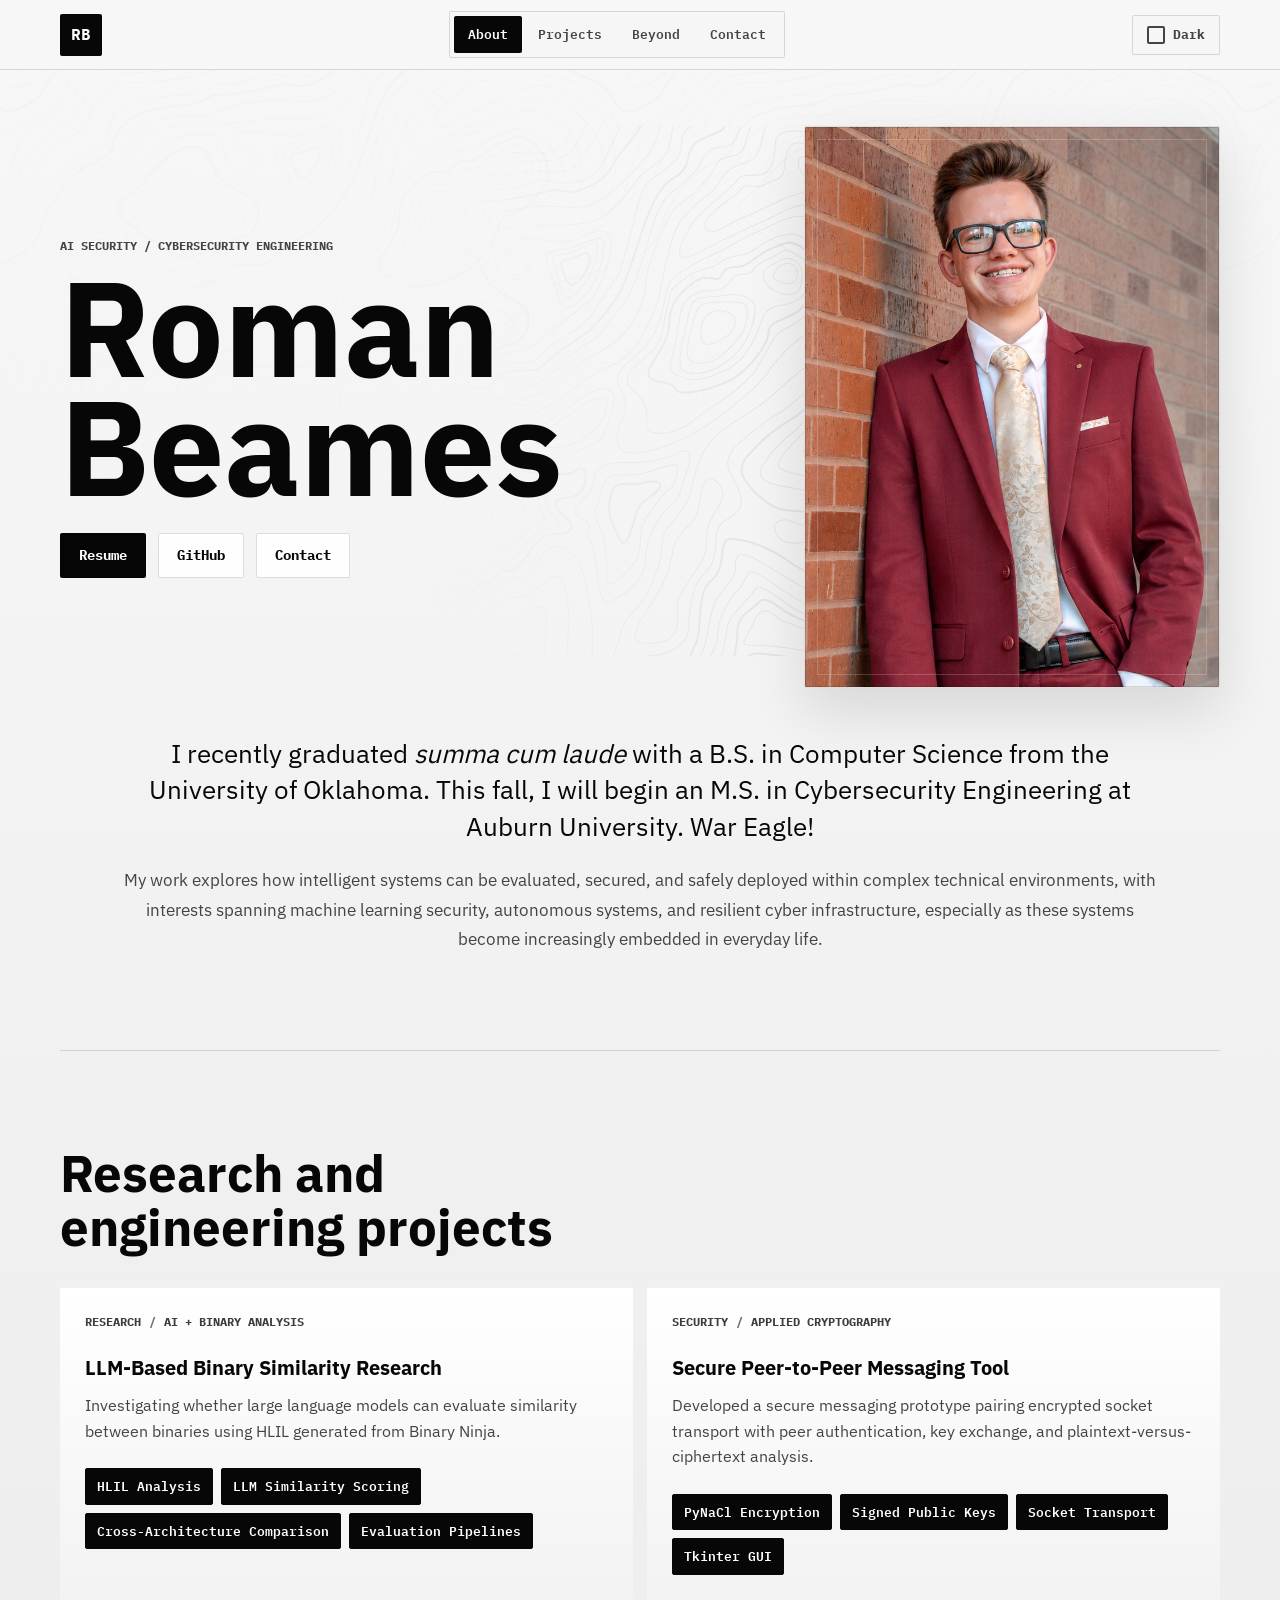
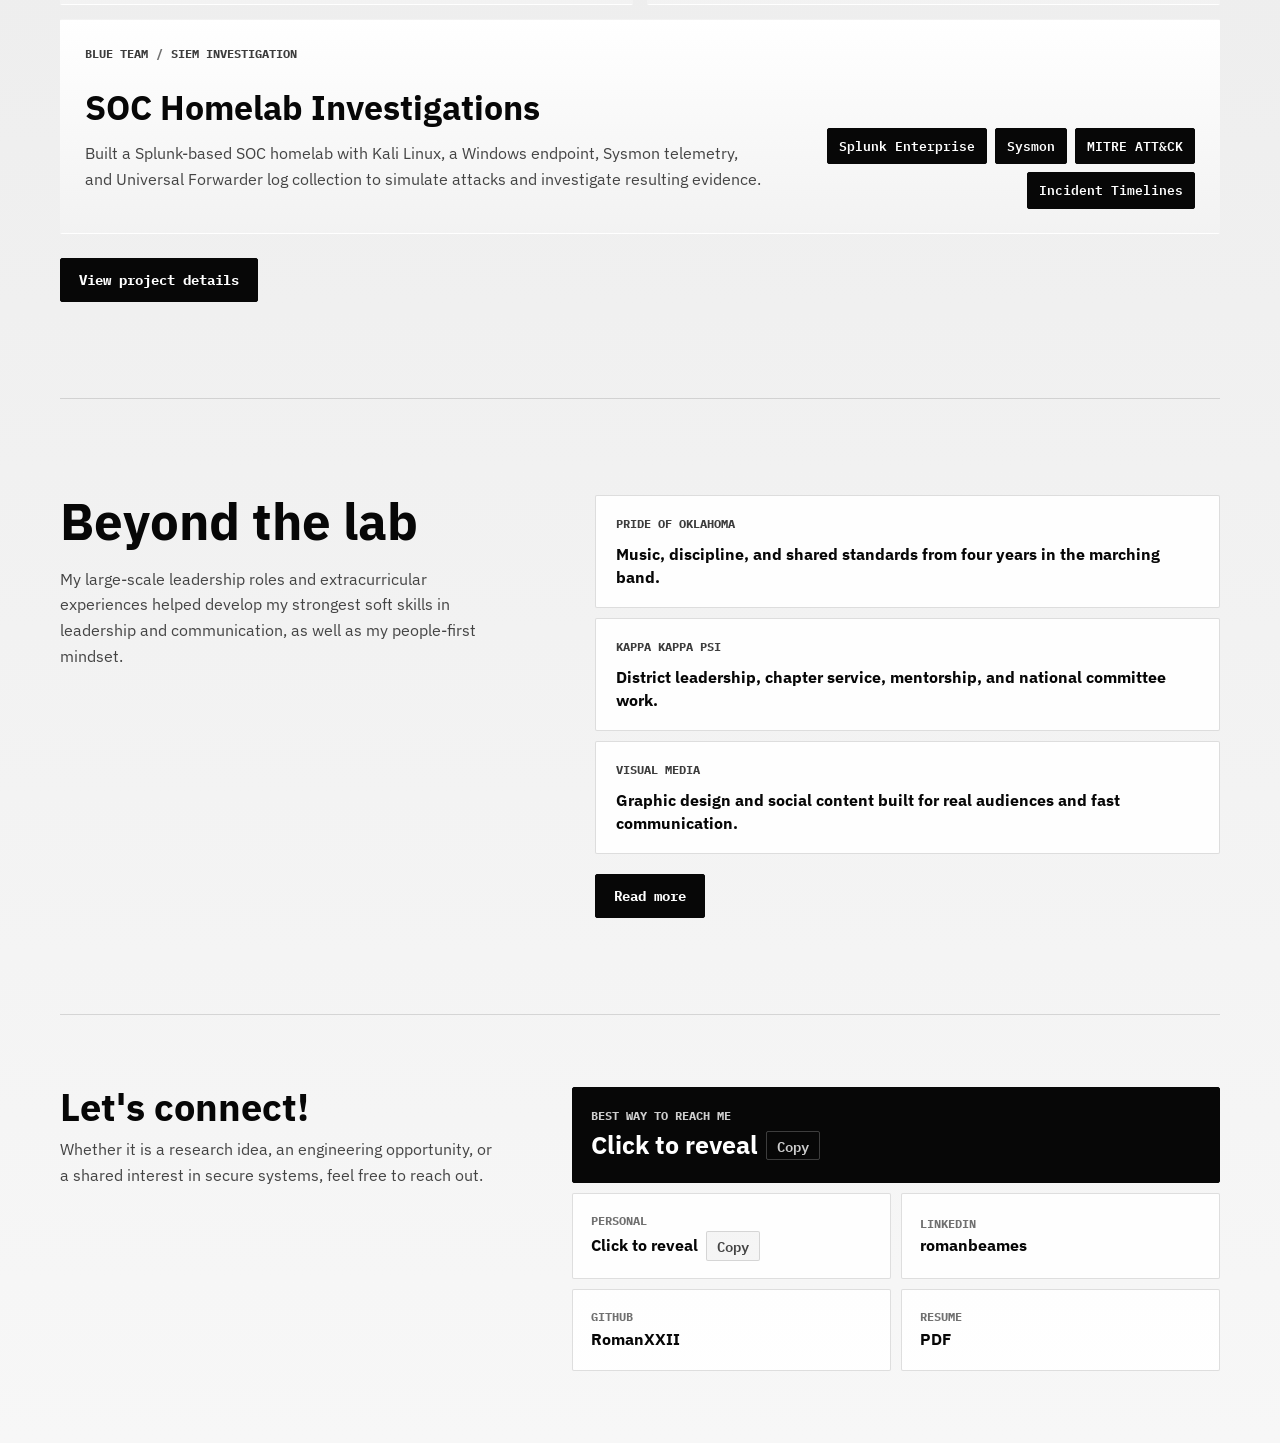
<file: index.html>
<!DOCTYPE html>
<html lang="en">
<head>
  <meta charset="UTF-8" />
  <meta name="viewport" content="width=device-width, initial-scale=1.0" />
  <meta
    name="description"
    content="Roman Beames is an AI and cybersecurity research engineer focused on AI security and autonomous systems."
  />
  <meta name="referrer" content="strict-origin-when-cross-origin" />
  <meta
    http-equiv="Content-Security-Policy"
    content="default-src 'self'; base-uri 'self'; object-src 'none'; script-src 'self'; style-src 'self'; font-src 'self'; img-src 'self'; connect-src 'self'; form-action 'self'; upgrade-insecure-requests"
  />
  <title>Roman Beames</title>
  <script src="assets/js/theme-init.js"></script>
  <link rel="stylesheet" href="assets/css/style.css" />
  <script src="assets/js/script.js" defer></script>
</head>
<body>
  <a class="skip-link" href="#main">Skip to content</a>
  <header class="site-header">
    <a class="brand" href="index.html" aria-label="Roman Beames home">RB</a>
    <nav class="site-nav" aria-label="Primary navigation">
      <a href="#about" aria-current="page">About</a>
      <a href="pages/projects.html">Projects</a>
      <a href="pages/beyond.html">Beyond</a>
      <a href="pages/contact.html">Contact</a>
    </nav>
    <button class="theme-toggle" type="button" aria-label="Switch to light mode" aria-pressed="false">
      <span class="theme-toggle-icon" aria-hidden="true"></span>
      <span class="theme-toggle-text">Light</span>
    </button>
  </header>

  <main id="main">
    <section class="hero section-wrap">
      <div class="hero-copy">
        <p class="eyebrow">AI Security / Cybersecurity Engineering</p>
        <h1>Roman Beames</h1>
        <div class="hero-actions" aria-label="Primary links">
          <a class="button primary" href="assets/docs/resume.pdf" target="_blank" rel="noopener noreferrer">Resume</a>
          <a class="button secondary" href="https://github.com/RomanXXII" target="_blank" rel="noopener noreferrer">GitHub</a>
          <a class="button secondary" href="pages/contact.html">Contact</a>
        </div>
      </div>

      <figure class="hero-visual">
        <img
          src="assets/images/hero/RBselfportrait.jpg"
          alt="Portrait of Roman Beames"
          width="1023"
          height="1537"
          decoding="async"
          fetchpriority="high"
        />
      </figure>
    </section>

    <section class="section-wrap about-section" id="about">
      <div class="about-content">
        <div class="about-copy">
          <p class="about-lead">
            I recently graduated <i>summa cum laude</i> with a B.S. in Computer Science from the University of
            Oklahoma. This fall, I will begin an M.S. in Cybersecurity Engineering at Auburn University. War Eagle!
          </p>
          <p>
            My work explores how intelligent systems can be evaluated, secured, and safely deployed within complex technical
            environments, with interests spanning machine learning security, autonomous systems, and resilient cyber infrastructure,
            especially as these systems become increasingly embedded in everyday life.
          </p>
        </div>
      </div>
    </section>

    <section class="section-wrap" id="projects">
      <div class="section-heading">
        <h2>Research and engineering projects</h2>
      </div>

      <div class="project-grid">
        <article class="project-card">
          <div class="project-meta">
            <span>Research</span>
            <span>AI + Binary Analysis</span>
          </div>
          <h3>LLM-Based Binary Similarity Research</h3>
          <p>
            Investigating whether large language models can evaluate similarity between binaries
            using HLIL generated from Binary Ninja.
          </p>
          <ul class="tag-list" aria-label="Project focus areas">
            <li>HLIL Analysis</li>
            <li>LLM Similarity Scoring</li>
            <li>Cross-Architecture Comparison</li>
            <li>Evaluation Pipelines</li>
          </ul>
        </article>

        <article class="project-card">
          <div class="project-meta">
            <span>Security</span>
            <span>Applied Cryptography</span>
          </div>
          <h3>Secure Peer-to-Peer Messaging Tool</h3>
          <p>
            Developed a secure messaging prototype pairing encrypted socket transport
            with peer authentication, key exchange, and plaintext-versus-ciphertext analysis.
          </p>
          <ul class="tag-list" aria-label="Project focus areas">
            <li>PyNaCl Encryption</li>
            <li>Signed Public Keys</li>
            <li>Socket Transport</li>
            <li>Tkinter GUI</li>
          </ul>
        </article>

        <article class="project-card project-card-featured">
          <div class="project-card-main">
            <div class="project-meta">
              <span>Blue Team</span>
              <span>SIEM Investigation</span>
            </div>
            <h3>SOC Homelab Investigations</h3>
            <p>
              Built a Splunk-based SOC homelab with Kali Linux, a Windows endpoint, Sysmon telemetry,
              and Universal Forwarder log collection to simulate attacks and investigate resulting evidence.
            </p>
          </div>
          <div class="project-card-support">
            <ul class="tag-list" aria-label="Project focus areas">
              <li>Splunk Enterprise</li>
              <li>Sysmon</li>
              <li>MITRE ATT&CK</li>
              <li>Incident Timelines</li>
            </ul>
          </div>
        </article>
      </div>
      <div class="section-action">
        <a class="button secondary" href="pages/projects.html">View project details</a>
      </div>
    </section>

    <section class="section-wrap beyond-section" id="beyond">
      <div class="beyond-heading">
        <h2>Beyond the lab</h2>
        <p>
          My large-scale leadership roles and extracurricular experiences helped develop my strongest soft skills in leadership and communication, as well as my people-first mindset.
        </p>
      </div>
      <div class="beyond-pathways">
        <a class="beyond-card" href="pages/beyond.html#pride">
          <span>Pride of Oklahoma</span>
          <strong>Music, discipline, and shared standards from four years in the marching band.</strong>
        </a>
        <a class="beyond-card" href="pages/beyond.html#kkpsi">
          <span>Kappa Kappa Psi</span>
          <strong>District leadership, chapter service, mentorship, and national committee work.</strong>
        </a>
        <a class="beyond-card" href="pages/beyond.html#visual-media">
          <span>Visual Media</span>
          <strong>Graphic design and social content built for real audiences and fast communication.</strong>
        </a>
        <a class="button secondary" href="pages/beyond.html">Read more</a>
      </div>
    </section>
  </main>

  <footer class="site-footer section-wrap" id="contact">
    <div class="contact-copy">
      <h2>Let's connect!</h2>
      <p>
        Whether it is a research idea, an engineering opportunity, or a shared
        interest in secure systems, feel free to reach out.
      </p>
    </div>
    <div class="contact-panel" aria-label="Contact links">
      <a class="primary-contact email-reveal-link" href="#" data-email-key="primary">
        <span>Best way to reach me</span>
        <strong>
          <span class="email-reveal-text">Click to reveal</span>
          <span class="email-copy-control" role="button" tabindex="0" aria-label="Copy best way to reach me email">Copy</span>
        </strong>
      </a>
      <a class="email-reveal-link" href="#" data-email-key="personal">
        <span>Personal</span>
        <strong>
          <span class="email-reveal-text">Click to reveal</span>
          <span class="email-copy-control" role="button" tabindex="0" aria-label="Copy personal email">Copy</span>
        </strong>
      </a>
      <a href="https://www.linkedin.com/in/romanbeames" target="_blank" rel="noopener noreferrer">
        <span>LinkedIn</span>
        <strong>romanbeames</strong>
      </a>
      <a href="https://github.com/RomanXXII" target="_blank" rel="noopener noreferrer">
        <span>GitHub</span>
        <strong>RomanXXII</strong>
      </a>
      <a href="assets/docs/resume.pdf" target="_blank" rel="noopener noreferrer">
        <span>Resume</span>
        <strong>PDF</strong>
      </a>
    </div>
  </footer>
</body>
</html>
</file>
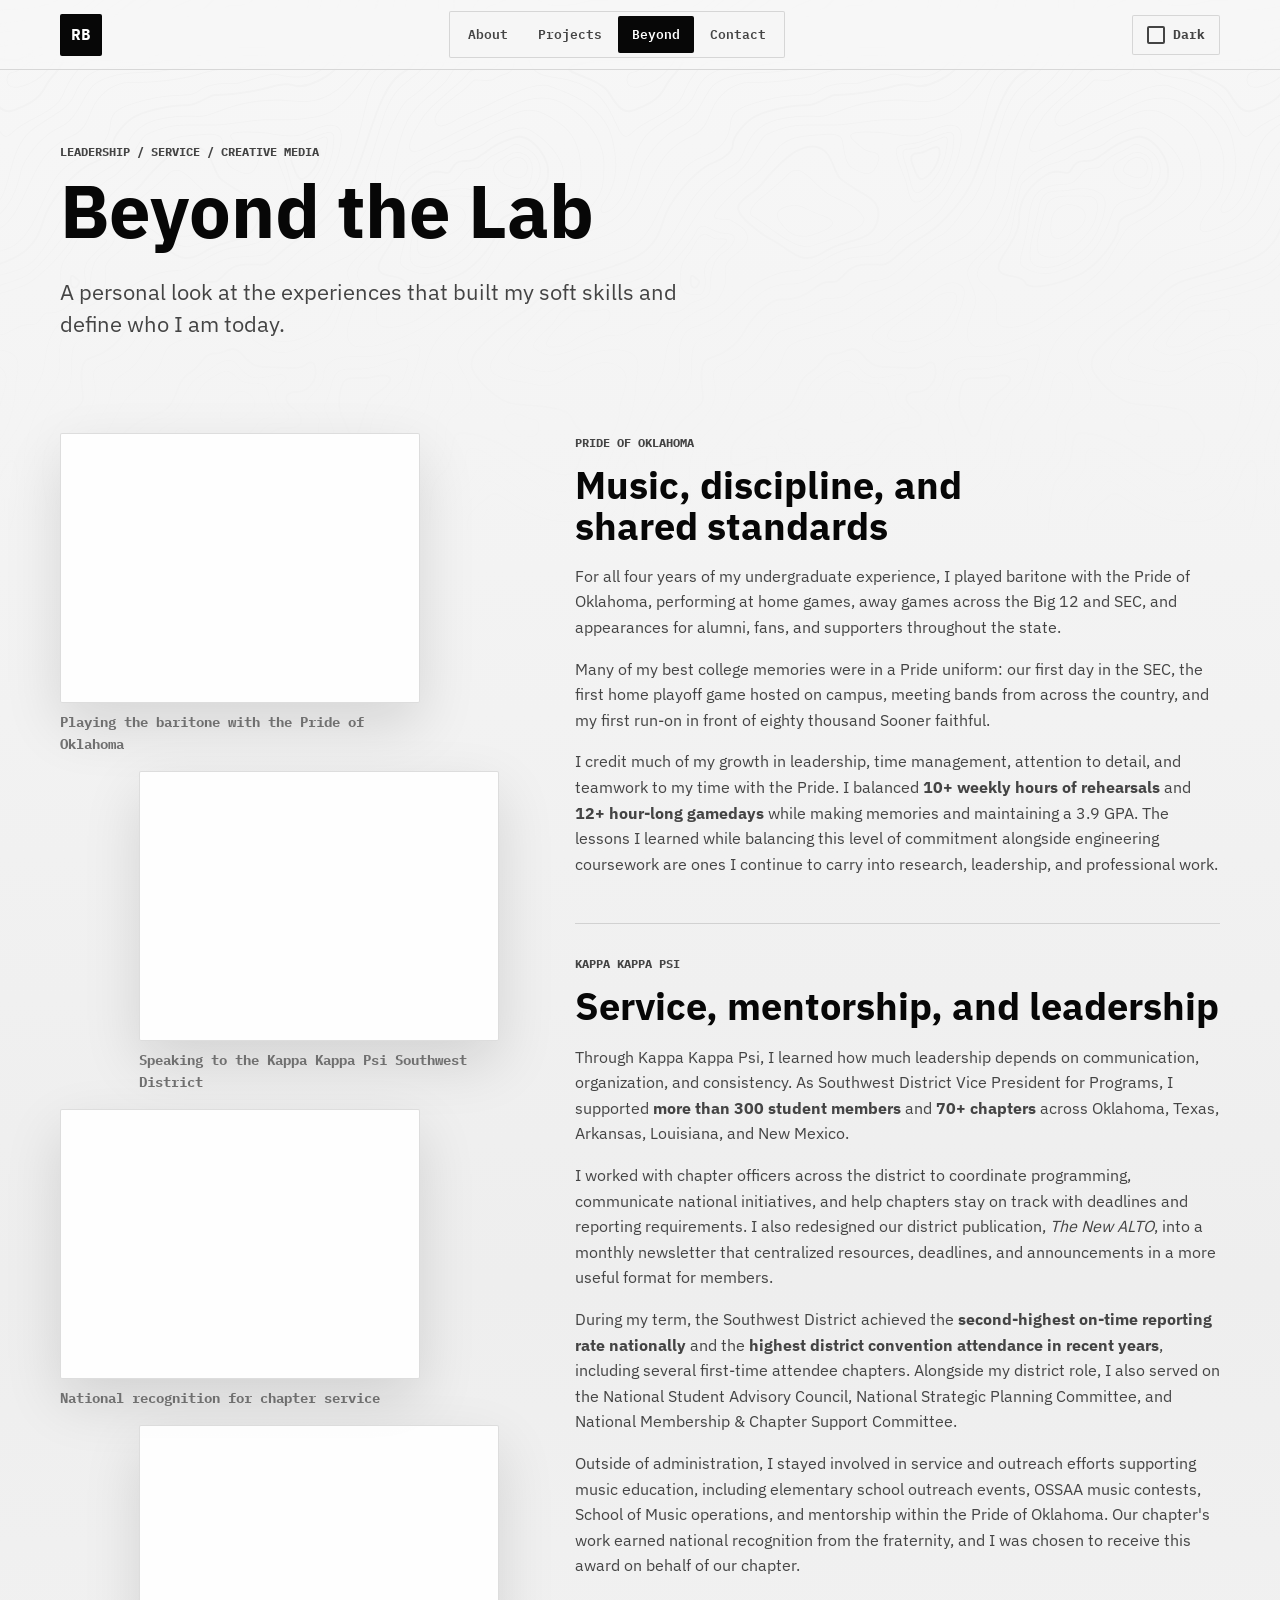
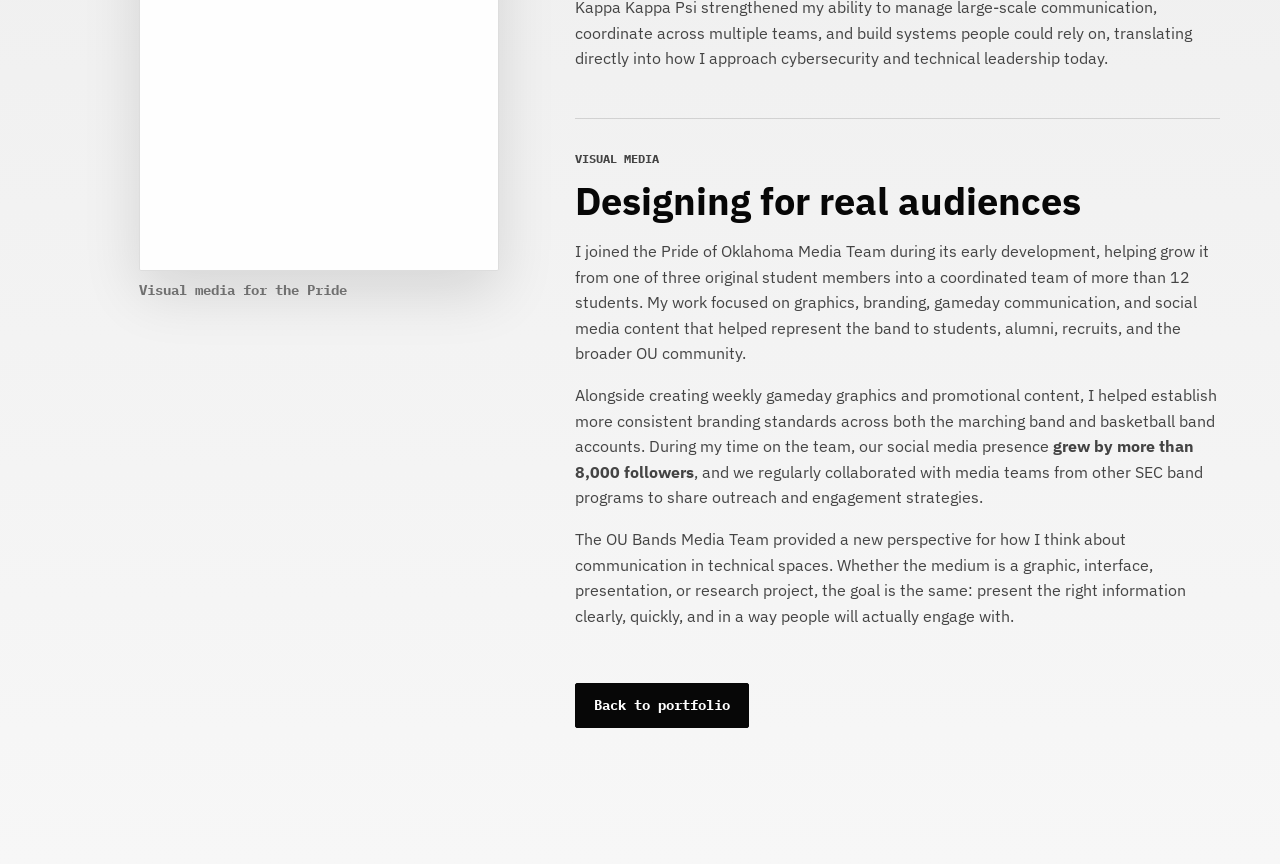
<file: pages/beyond.html>
<!DOCTYPE html>
<html lang="en">
<head>
  <meta charset="UTF-8" />
  <meta name="viewport" content="width=device-width, initial-scale=1.0" />
  <meta
    name="description"
    content="A personal side of Roman Beames: leadership, service, music, and creative media work beyond technical research."
  />
  <meta name="referrer" content="strict-origin-when-cross-origin" />
  <meta
    http-equiv="Content-Security-Policy"
    content="default-src 'self'; base-uri 'self'; object-src 'none'; script-src 'self'; style-src 'self'; font-src 'self'; img-src 'self'; connect-src 'self'; form-action 'self'; upgrade-insecure-requests"
  />
  <title>Beyond the Lab | Roman Beames</title>
  <script src="../assets/js/theme-init.js"></script>
  <link rel="stylesheet" href="../assets/css/style.css" />
  <script src="../assets/js/script.js" defer></script>
</head>
<body>
  <a class="skip-link" href="#main">Skip to content</a>
  <header class="site-header">
    <a class="brand" href="../index.html" aria-label="Roman Beames home">RB</a>
    <nav class="site-nav" aria-label="Primary navigation">
      <a href="../index.html">About</a>
      <a href="projects.html">Projects</a>
      <a href="beyond.html" aria-current="page">Beyond</a>
      <a href="contact.html">Contact</a>
    </nav>
    <button class="theme-toggle" type="button" aria-label="Switch to light mode" aria-pressed="false">
      <span class="theme-toggle-icon" aria-hidden="true"></span>
      <span class="theme-toggle-text">Light</span>
    </button>
  </header>

  <main class="detail-page" id="main">
    <section class="section-wrap page-hero">
      <p class="eyebrow">Leadership / Service / Creative Media</p>
      <h1>Beyond the Lab</h1>
      <p class="lead">
        A personal look at the experiences that built my soft skills and define who I am today.
      </p>
    </section>

    <section class="section-wrap story-layout" aria-label="Beyond the lab story">
      <aside class="photo-stack" aria-label="Photo highlights">
        <figure class="stack-photo">
          <img src="../assets/images/beyond/pride.jpg" alt="Roman Beames playing baritone with the Pride of Oklahoma"
            width="799" height="533" loading="lazy" decoding="async" />
          <figcaption>Playing the baritone with the Pride of Oklahoma</figcaption>
        </figure>

        <figure class="stack-photo">
          <img src="../assets/images/beyond/district_speech.jpg"
            alt="Roman Beames giving a speech to the Kappa Kappa Psi district" width="3240" height="2160" loading="lazy"
            decoding="async" />
          <figcaption>Speaking to the Kappa Kappa Psi Southwest District</figcaption>
        </figure>

        <figure class="stack-photo">
          <img src="../assets/images/beyond/award.jpg"
            alt="Roman Beames receiving a national convention award on behalf of his Kappa Kappa Psi chapter"
            width="3240" height="2160" loading="lazy" decoding="async" />
          <figcaption>National recognition for chapter service</figcaption>
        </figure>

        <figure class="stack-photo graphic-photo">
          <img src="../assets/images/beyond/example_graphic.jpg"
            alt="Example Pride of Oklahoma graphic designed by Roman Beames" width="1173" height="1454" loading="lazy"
            decoding="async" />
          <figcaption>Visual media for the Pride</figcaption>
        </figure>
      </aside>

      <div class="story-content">
        <article class="story-block" id="pride">
          <p class="section-kicker">Pride of Oklahoma</p>
          <h2>Music, discipline, and shared standards</h2>
          <p>
            For all four years of my undergraduate experience, I played baritone with the Pride of Oklahoma,
            performing at home games, away games across the Big 12 and SEC, and appearances for alumni,
            fans, and supporters throughout the state.
          </p>

          <p>
            Many of my best college memories were in a Pride uniform: our first day in the SEC,
            the first home playoff game hosted on campus, meeting bands from across the country,
            and my first run-on in front of eighty thousand Sooner faithful.
          </p>

          <p>
            I credit much of my growth in leadership, time management, attention to detail,
            and teamwork to my time with the Pride. I balanced <b>10+ weekly hours of rehearsals</b> and <b>12+
              hour-long gamedays</b> while making memories and maintaining a 3.9 GPA.
            The lessons I learned while balancing this level of commitment alongside engineering
            coursework are ones I continue to carry into research, leadership, and professional work.
          </p>
        </article>

        <article class="story-block" id="kkpsi">
          <p class="section-kicker">Kappa Kappa Psi</p>
          <h2>Service, mentorship, and leadership</h2>
          <p>
            Through Kappa Kappa Psi, I learned how much leadership depends on communication, organization, and
            consistency. As Southwest District Vice President for Programs, I supported <b>more than 300 student members</b>
            and <b>70+ chapters</b> across Oklahoma, Texas, Arkansas, Louisiana, and New Mexico.
          </p>

          <p>
            I worked with chapter officers across the district to coordinate programming, communicate national
            initiatives, and help chapters stay on track with deadlines and reporting requirements. I also redesigned
            our district publication, <em>The New ALTO</em>, into a monthly newsletter that centralized resources,
            deadlines, and announcements in a more useful format for members.
          </p>

          <p>
            During my term, the Southwest District achieved the <b>second-highest on-time reporting rate nationally</b> and the
            <b>highest district convention attendance in recent years</b>, including several first-time attendee chapters.
            Alongside my district role, I also served on the National Student Advisory Council, National Strategic
            Planning Committee, and National Membership & Chapter Support Committee.
          </p>

          <p>
            Outside of administration, I stayed involved in service and outreach efforts supporting music education,
            including elementary school outreach events, OSSAA music contests, School of Music operations, and
            mentorship within the Pride of Oklahoma. Our chapter's work earned national recognition from the fraternity,
            and I was chosen to receive this award on behalf of our chapter.
          </p>

          <p>
            Kappa Kappa Psi strengthened my ability to manage large-scale communication, coordinate across multiple
            teams, and build systems people could rely on, translating directly into how I approach
            cybersecurity and technical leadership today.
          </p>
        </article>

        <article class="story-block" id="visual-media">
          <p class="section-kicker">Visual Media</p>
          <h2>Designing for real audiences</h2>
          <p>
            I joined the Pride of Oklahoma Media Team during its early development, helping grow it
            from one of three original student members into a coordinated team of more than 12 students.
            My work focused on graphics, branding, gameday communication, and social media content that
            helped represent the band to students, alumni, recruits, and the broader OU community.
          </p>

          <p>
            Alongside creating weekly gameday graphics and promotional content, I helped establish more
            consistent branding standards across both the marching band and basketball band accounts.
            During my time on the team, our social media presence <b>grew by more than 8,000 followers</b>, and
            we regularly collaborated with media teams from other SEC band programs to share outreach and
            engagement strategies.
          </p>

          <p>
            The OU Bands Media Team provided a new perspective for how I think about communication in technical spaces.
            Whether the medium is a graphic, interface, presentation, or research project, the goal is the same: present
            the right information clearly, quickly, and in a way people will actually engage with.
          </p>
        </article>

        <div class="story-return">
          <a class="button secondary" href="../index.html#beyond">Back to portfolio</a>
        </div>
      </div>
    </section>
  </main>
</body>
</html>
</file>
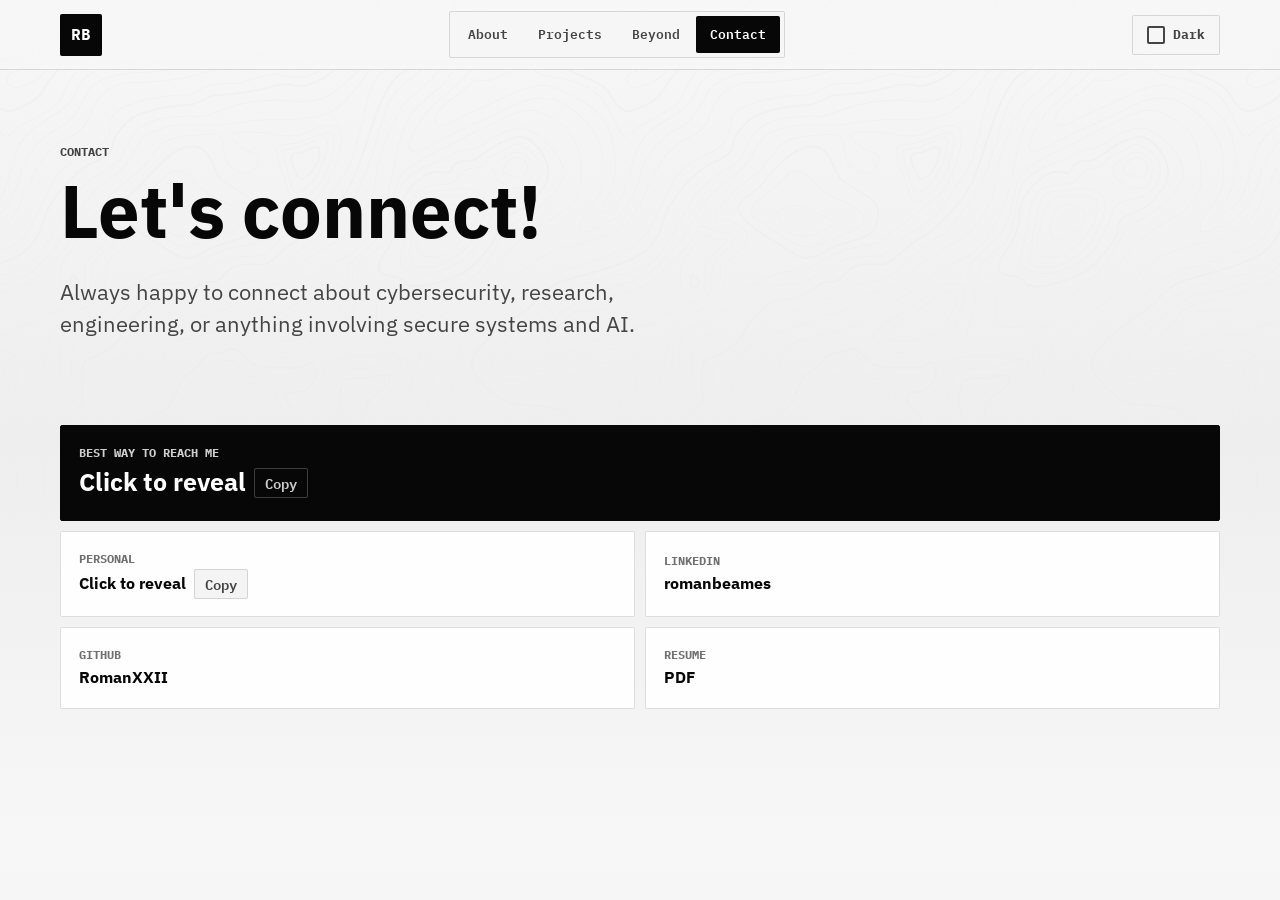
<file: pages/contact.html>
<!DOCTYPE html>
<html lang="en">
<head>
  <meta charset="UTF-8" />
  <meta name="viewport" content="width=device-width, initial-scale=1.0" />
  <meta
    name="description"
    content="Contact Roman Beames for research, graduate, and engineering conversations in AI security and cybersecurity engineering."
  />
  <meta name="referrer" content="strict-origin-when-cross-origin" />
  <meta
    http-equiv="Content-Security-Policy"
    content="default-src 'self'; base-uri 'self'; object-src 'none'; script-src 'self'; style-src 'self'; font-src 'self'; img-src 'self'; connect-src 'self'; form-action 'self'; upgrade-insecure-requests"
  />
  <title>Contact | Roman Beames</title>
  <script src="../assets/js/theme-init.js"></script>
  <link rel="stylesheet" href="../assets/css/style.css" />
  <script src="../assets/js/script.js" defer></script>
</head>
<body>
  <a class="skip-link" href="#main">Skip to content</a>
  <header class="site-header">
    <a class="brand" href="../index.html" aria-label="Roman Beames home">RB</a>
    <nav class="site-nav" aria-label="Primary navigation">
      <a href="../index.html">About</a>
      <a href="projects.html">Projects</a>
      <a href="beyond.html">Beyond</a>
      <a href="contact.html" aria-current="page">Contact</a>
    </nav>
    <button class="theme-toggle" type="button" aria-label="Switch to light mode" aria-pressed="false">
      <span class="theme-toggle-icon" aria-hidden="true"></span>
      <span class="theme-toggle-text">Light</span>
    </button>
  </header>

  <main class="detail-page" id="main">
    <section class="section-wrap page-hero">
      <p class="eyebrow">Contact</p>
      <h1>Let's connect!</h1>
      <p class="lead">
        Always happy to connect about cybersecurity, research, engineering, or anything involving secure systems and AI.
      </p>
    </section>

    <section class="section-wrap contact-page-panel">
      <div class="contact-panel" aria-label="Contact links">
        <a class="primary-contact email-reveal-link" href="#" data-email-key="primary">
          <span>Best way to reach me</span>
          <strong>
            <span class="email-reveal-text">Click to reveal</span>
            <span class="email-copy-control" role="button" tabindex="0" aria-label="Copy best way to reach me email">Copy</span>
          </strong>
        </a>
        <a class="email-reveal-link" href="#" data-email-key="personal">
          <span>Personal</span>
          <strong>
            <span class="email-reveal-text">Click to reveal</span>
            <span class="email-copy-control" role="button" tabindex="0" aria-label="Copy personal email">Copy</span>
          </strong>
        </a>
        <a href="https://www.linkedin.com/in/romanbeames" target="_blank" rel="noopener noreferrer">
          <span>LinkedIn</span>
          <strong>romanbeames</strong>
        </a>
        <a href="https://github.com/RomanXXII" target="_blank" rel="noopener noreferrer">
          <span>GitHub</span>
          <strong>RomanXXII</strong>
        </a>
        <a href="../assets/docs/resume.pdf" target="_blank" rel="noopener noreferrer">
          <span>Resume</span>
          <strong>PDF</strong>
        </a>
      </div>
    </section>
  </main>
</body>
</html>
</file>
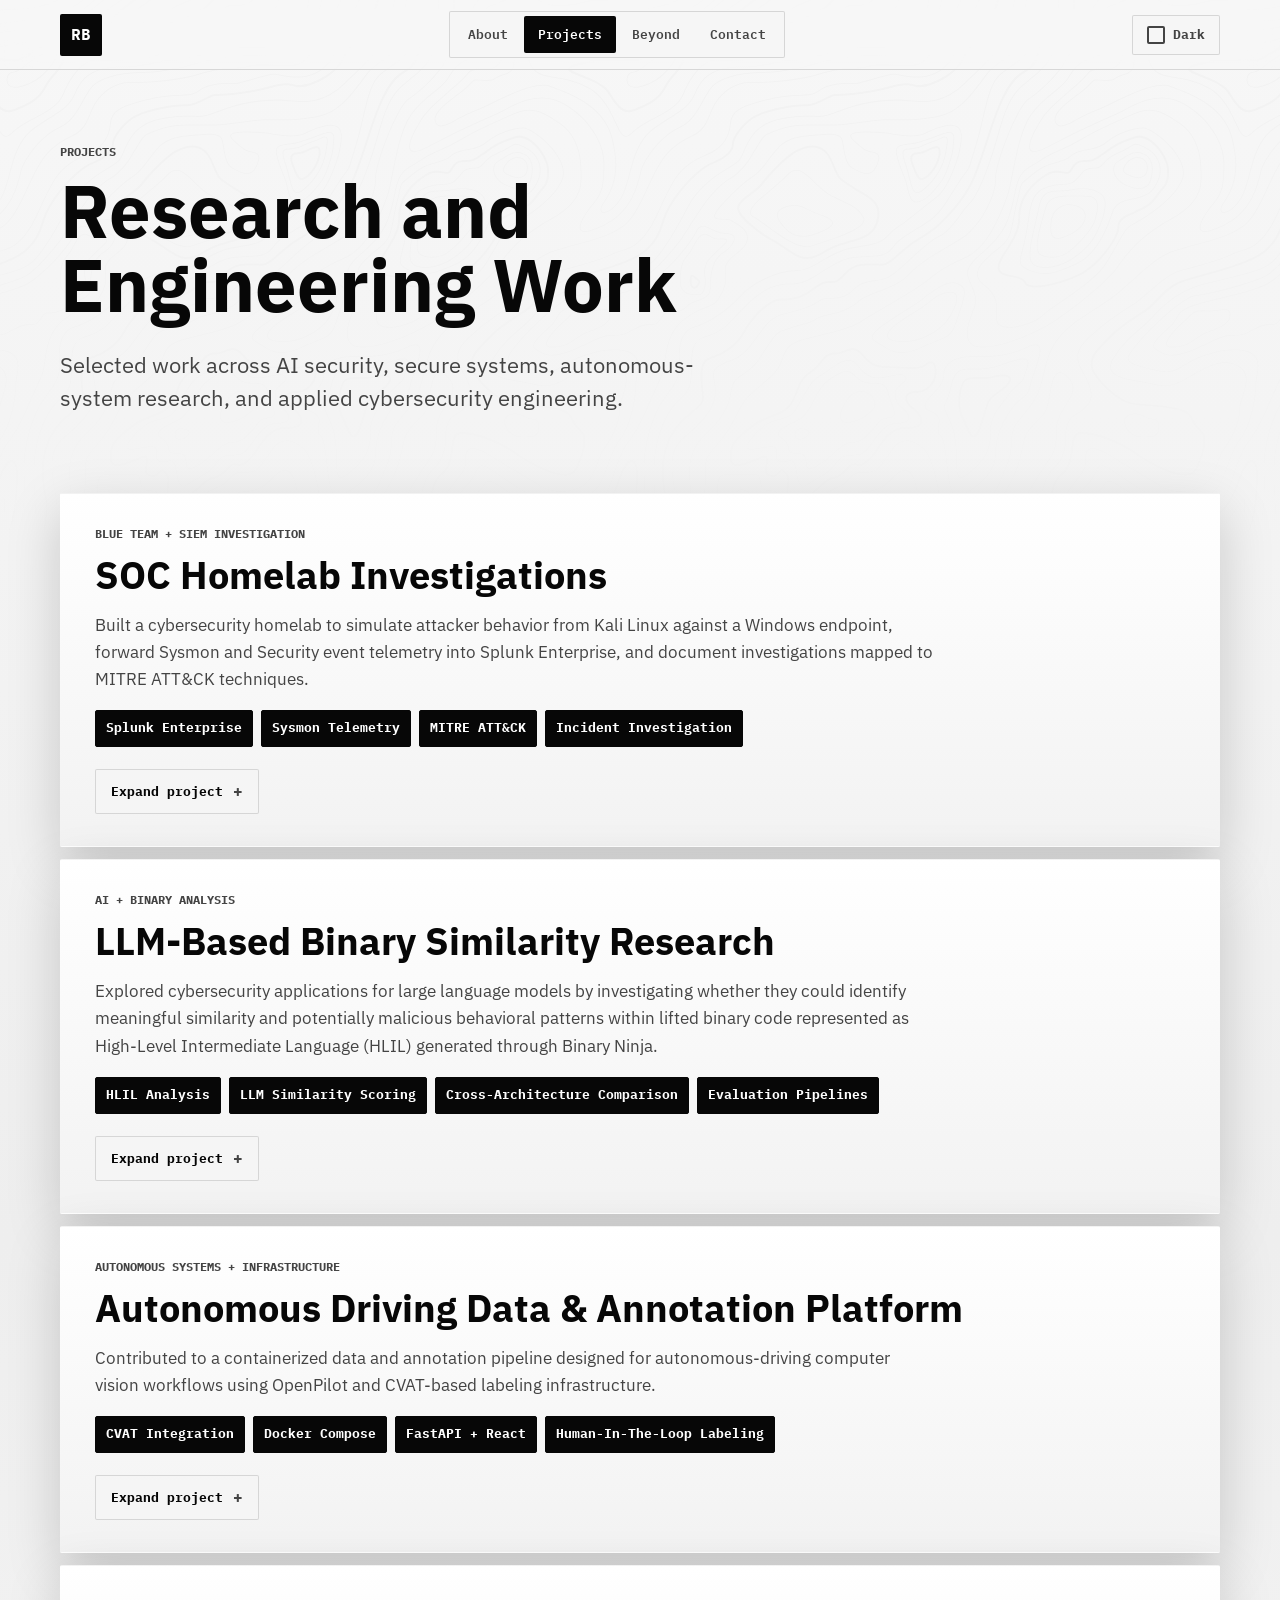
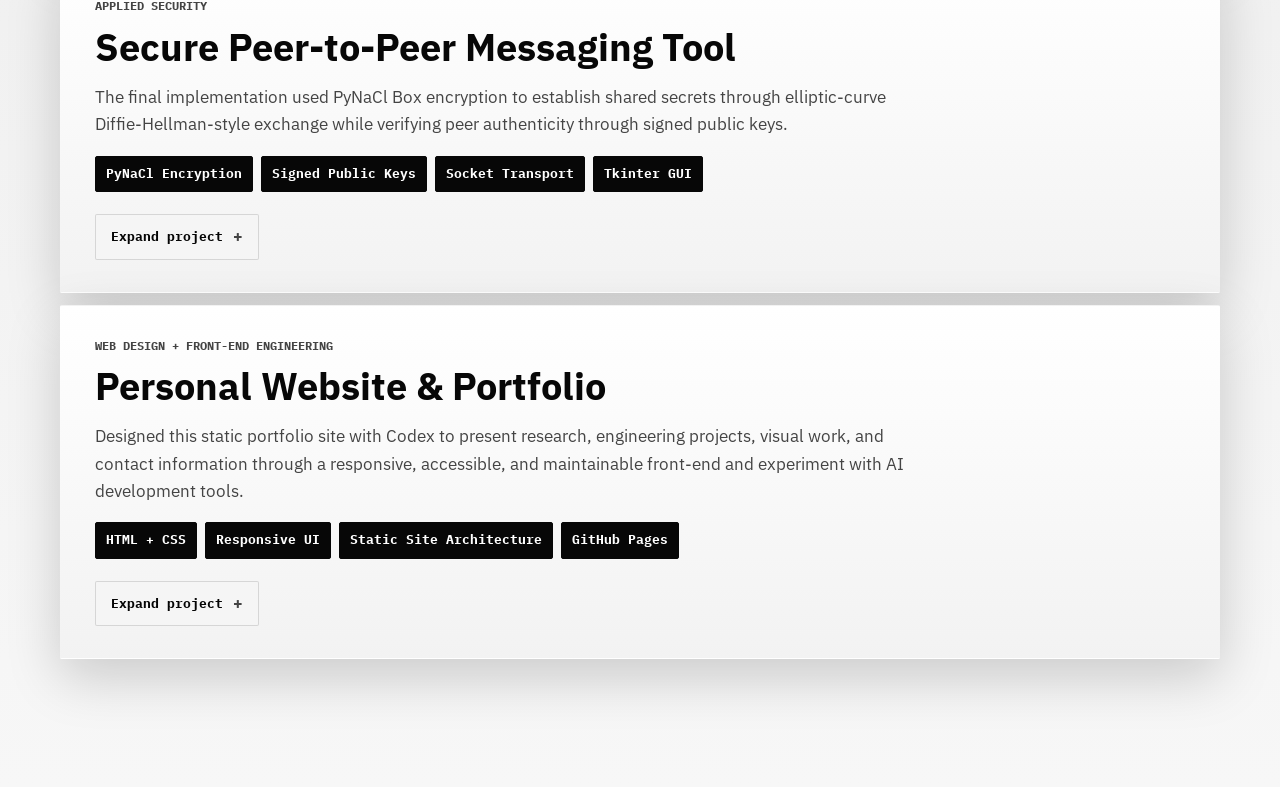
<file: pages/projects.html>
<!DOCTYPE html>
<html lang="en">
<head>
  <meta charset="UTF-8" />
  <meta name="viewport" content="width=device-width, initial-scale=1.0" />
  <meta
    name="description"
    content="Selected AI security, cybersecurity engineering, binary analysis, annotation pipeline, and autonomous systems projects by Roman Beames."
  />
  <meta name="referrer" content="strict-origin-when-cross-origin" />
  <meta
    http-equiv="Content-Security-Policy"
    content="default-src 'self'; base-uri 'self'; object-src 'none'; script-src 'self'; style-src 'self'; font-src 'self'; img-src 'self'; connect-src 'self'; form-action 'self'; upgrade-insecure-requests"
  />
  <title>Projects | Roman Beames</title>
  <script src="../assets/js/theme-init.js"></script>
  <link rel="stylesheet" href="../assets/css/style.css" />
  <script src="../assets/js/script.js" defer></script>
</head>
<body>
  <a class="skip-link" href="#main">Skip to content</a>
  <header class="site-header">
    <a class="brand" href="../index.html" aria-label="Roman Beames home">RB</a>
    <nav class="site-nav" aria-label="Primary navigation">
      <a href="../index.html">About</a>
      <a href="projects.html" aria-current="page">Projects</a>
      <a href="beyond.html">Beyond</a>
      <a href="contact.html">Contact</a>
    </nav>
    <button class="theme-toggle" type="button" aria-label="Switch to light mode" aria-pressed="false">
      <span class="theme-toggle-icon" aria-hidden="true"></span>
      <span class="theme-toggle-text">Light</span>
    </button>
  </header>

  <main class="detail-page" id="main">
    <section class="section-wrap page-hero">
      <p class="eyebrow">Projects</p>
      <h1>Research and Engineering Work</h1>
      <p class="lead">
        Selected work across AI security, secure systems, autonomous-system research,
        and applied cybersecurity engineering.
      </p>
    </section>

    <section class="section-wrap detail-list">
      <details class="detail-card project-detail-card">
        <summary>
          <span class="section-kicker">Blue Team + SIEM Investigation</span>
          <span class="project-summary-heading">SOC Homelab Investigations</span>
          <span class="project-summary-copy">
            Built a cybersecurity homelab to simulate attacker behavior from Kali Linux against a
            Windows endpoint, forward Sysmon and Security event telemetry into Splunk Enterprise,
            and document investigations mapped to MITRE ATT&CK techniques.
          </span>
          <span class="tag-list project-summary-tags" aria-label="Project focus areas">
            <span>Splunk Enterprise</span>
            <span>Sysmon Telemetry</span>
            <span>MITRE ATT&CK</span>
            <span>Incident Investigation</span>
          </span>
          <span class="expand-control" aria-hidden="true"></span>
        </summary>
        <div class="project-card-body">
          <p>
            This lab used a Kali Linux attacker VM, a Windows endpoint, Sysmon, Splunk Universal Forwarder, and Splunk
            Enterprise to practice blue-team investigation workflows in an isolated environment. Before investigations
            could begin, I validated Sysmon collection, Splunk forwarding, Windows event subscriptions, and endpoint
            connectivity to ensure telemetry was reliably reaching the SIEM. Full writeups and analysis can be found in
            the source repo.
          </p>

          <h3>T1105 - Ingress Tool Transfer</h3>
          <p>
            I simulated a PowerShell-based file transfer from a Kali attacker host and investigated the resulting
            telemetry in Splunk. Starting with a Sysmon network connection event (Event ID 3), I pivoted to process
            creation events (Event ID 1), identified the responsible PowerShell process, reconstructed the full command
            line, and used endpoint artifacts to confirm the transfer. The investigation mapped the observed behavior
            to MITRE ATT&CK T1105 (Ingress Tool Transfer).
          </p>
          <p>
            This investigation demonstrated that endpoint activity is often distributed across multiple telemetry
            sources. Starting from a Sysmon network connection event, I used timestamps, process identifiers, and
            command-line metadata to correlate network activity with the originating PowerShell process and reconstruct
            the full file transfer. Even without a corresponding file creation event, the combined evidence was
            sufficient to determine what occurred.
          </p>

          <div class="project-media-grid" aria-label="T1105 ingress tool transfer investigation screenshots">
            <a href="../assets/images/projects/soc-homelab/t1105/02-powershell-process-search.png" target="_blank"
              rel="noopener noreferrer" class="media-preview media-preview-wide">
              <img src="../assets/images/projects/soc-homelab/t1105/02-powershell-process-search.png"
                alt="Splunk search results used to isolate the suspicious PowerShell process" width="1397"
                height="864" loading="lazy" decoding="async" />
              <span>Splunk Event 1 log search revealing suspicious PowerShell request</span>
            </a>
            <a href="../assets/images/projects/soc-homelab/t1105/03-powershell-download-event.png" target="_blank"
              rel="noopener noreferrer" class="media-preview">
              <img src="../assets/images/projects/soc-homelab/t1105/03-powershell-download-event.png"
                alt="Splunk event showing a PowerShell Invoke-WebRequest command used for file download" width="1402"
                height="878" loading="lazy" decoding="async" />
              <span>Full Event 1 log showing PowerShell command and attacker host</span>
            </a>
          </div>

          <h3>T1110 - Failed Authentication</h3>
          <p>
            I generated both local and remote authentication failures and analyzed Windows Security Event ID 4625
            records in Splunk. By examining logon type, source workstation, authentication package, and status codes, I
            distinguished local interactive login failures from remote NTLM authentication attempts originating from a
            Kali attacker host and identified the specific cause of each failure.
          </p>
          <p>
            This investigation demonstrated that identical event IDs can represent fundamentally different behaviors.
            Comparing local and remote Event ID 4625 records showed how logon type, source metadata, and authentication
            details are essential for distinguishing benign user activity from potentially suspicious network-based
            authentication attempts.
          </p>

          <div class="project-media-grid" aria-label="T1110 failed authentication investigation screenshots">
            <a href="../assets/images/projects/soc-homelab/t1110/04-remote-logon-events.png" target="_blank"
              rel="noopener noreferrer" class="media-preview media-preview-wide">
              <img src="../assets/images/projects/soc-homelab/t1110/04-remote-logon-events.png"
                alt="Splunk search results showing remote authentication-related events" width="1438" height="692"
                loading="lazy" decoding="async" />
              <span>Splunk remote authentication events</span>
            </a>
            <a href="../assets/images/projects/soc-homelab/t1110/05-remote-failed-logon-details.png" target="_blank"
              rel="noopener noreferrer" class="media-preview">
              <img src="../assets/images/projects/soc-homelab/t1110/05-remote-failed-logon-details.png"
                alt="Windows failed logon details showing logon type, target account, and remote source metadata"
                width="610" height="610" loading="lazy" decoding="async" />
              <span>Failed logon event details</span>
            </a>
          </div>

          <div class="project-links">
            <a href="https://github.com/RomanXXII/soc-splunk-lab" target="_blank" rel="noopener noreferrer"
              class="button secondary">
              View Repository
            </a>
            <span class="project-note">
              All activity was performed in an isolated lab environment using owned virtual machines,
              with screenshots and identifiers sanitized before publication.
            </span>
          </div>
        </div>
      </details>

      <details class="detail-card project-detail-card">
        <summary>
          <span class="section-kicker">AI + Binary Analysis</span>
          <span class="project-summary-heading">LLM-Based Binary Similarity Research</span>
          <span class="project-summary-copy">
            Explored cybersecurity applications for large language models by investigating whether
            they could identify meaningful similarity and potentially malicious behavioral patterns
            within lifted binary code represented as High-Level Intermediate Language (HLIL)
            generated through Binary Ninja.
          </span>
          <span class="tag-list project-summary-tags" aria-label="Project focus areas">
            <span>HLIL Analysis</span>
            <span>LLM Similarity Scoring</span>
            <span>Cross-Architecture Comparison</span>
            <span>Evaluation Pipelines</span>
          </span>
          <span class="expand-control" aria-hidden="true"></span>
        </summary>
        <div class="project-card-body">
          <p>
            The project was motivated by modern cybersecurity challenges surrounding generated and
            obfuscated malicious code. As attackers gain increasing access to AI-assisted tooling,
            malicious behavior can often be disguised beneath structurally different implementations,
            making low-level manual analysis increasingly difficult and time-intensive for human analysts.
          </p>

          <p>
            Using Python-based analysis pipelines, I developed a block-comparison workflow that divided
            HLIL files into manageable sections and compared them through repeated LLM similarity scoring.
            Earlier stages of the project experimented with whole-file comparisons and normalization
            pipelines before transitioning toward pairwise block analysis to better manage model context
            limitations and improve scoring consistency.
          </p>

          <p>
            Testing included binaries compiled across multiple architectures and optimization levels,
            including ARM and x86 targets alongside O2 and O3 compiler optimizations, in order to evaluate
            whether meaningful behavioral alignment could still be detected despite significant structural
            and compiler-driven changes in the resulting binaries.
          </p>

          <p>
            Multiple model architectures were explored throughout development, including
            <code>gpt-oss:20b</code>, <code>llama3.3:70b</code>, and
            <code>gpt-oss:120b</code>. Supporting Python scripts generated similarity matrices,
            heatmaps, diagonal alignment statistics, and deterministic scoring metrics to analyze
            model consistency, context sensitivity, and nondeterministic behavior across repeated runs.
          </p>

          <div class="project-media-grid research-media-grid" aria-label="LLM binary similarity research previews">
            <a href="../assets/images/projects/binary-similarity/command_preview.png" target="_blank"
              rel="noopener noreferrer" class="media-preview media-preview-wide">
              <img src="../assets/images/projects/binary-similarity/command_preview.png"
                alt="Command-line preview from the binary similarity research pipeline" width="916" height="245"
                loading="lazy" decoding="async" />
              <span>Pipeline command output</span>
            </a>
            <a href="../assets/images/projects/binary-similarity/current_matrix_preview.png" target="_blank"
              rel="noopener noreferrer" class="media-preview">
              <img src="../assets/images/projects/binary-similarity/current_matrix_preview.png"
                alt="Similarity matrix preview generated by the binary comparison workflow" width="567" height="377"
                loading="lazy" decoding="async" />
              <span>Similarity matrix</span>
            </a>
            <a href="../assets/images/projects/binary-similarity/heatmap_preview.png" target="_blank"
              rel="noopener noreferrer" class="media-preview">
              <img src="../assets/images/projects/binary-similarity/heatmap_preview.png"
                alt="Heatmap preview visualizing binary similarity scoring results" width="543" height="412"
                loading="lazy" decoding="async" />
              <span>Similarity heatmap</span>
            </a>
          </div>

          <div class="protocol-panel">
            <div class="protocol-panel-header">
              <h3>Run summary</h3>
              <a href="../assets/docs/summary_preview.txt" target="_blank" rel="noopener noreferrer">Open raw
                summary</a>
            </div>
            <pre><code>Matrix: results/20260420_222029__calc_op2.exe_hlil__vs__calc_op3.exe_hlil__bs1300__rc10/matrix.csv
Shape: 6 rows x 6 cols
Filled cells: 36 (missing: 0)

Overall score distribution:
- mean: 4.906
- median: 4.500
- min: 2.100
- max: 8.900
- stdev: 1.794

Best diagonal:
- offset: 2
- length: 4
- mean: 6.025
- median: 6.050
- sum: 24.100

Best normalized diagonal band:
- band index: 2
- center drift (normalized): 0.333
- length: 4
- mean: 6.025
- median: 6.050
- sum: 24.100

Strongest diagonal segment:
- score: 6.000
- segment length: 2
- mean similarity on segment: 8.000
- offset: 2

Best monotone alignment path:
- score: 12.050
- path length: 6
- mean similarity on path: 7.650
- mean absolute scaled drift: 1.833
- start: A_0 vs B_4
- end: A_5 vs B_4

Top cells:
- A_2 vs B_4: score=9, offset=2, scaled_drift=2.000
- A_5 vs B_4: score=8, offset=-1, scaled_drift=-1.000
- A_3 vs B_4: score=8, offset=1, scaled_drift=1.000
- A_3 vs B_3: score=8, offset=0, scaled_drift=0.000
- A_0 vs B_4: score=7, offset=4, scaled_drift=4.000

Diagonal accuracy score:
- final score: 0.000000
- strength: 0.770000
- coverage: 0.408248
- smoothness: 0.000000
- path length: 6
- strong threshold: 6.000</code></pre>
          </div>

          <div class="project-links">
            <span class="project-note">
              Developed as part of research conducted through OU SecretLab. Source repository is private.
            </span>
          </div>
        </div>
      </details>

      <details class="detail-card project-detail-card">
        <summary>
          <span class="section-kicker">Autonomous Systems + Infrastructure</span>
          <span class="project-summary-heading">Autonomous Driving Data & Annotation Platform</span>
          <span class="project-summary-copy">
            Contributed to a containerized data and annotation pipeline designed for autonomous-driving
            computer vision workflows using OpenPilot and CVAT-based labeling infrastructure.
          </span>
          <span class="tag-list project-summary-tags" aria-label="Project focus areas">
            <span>CVAT Integration</span>
            <span>Docker Compose</span>
            <span>FastAPI + React</span>
            <span>Human-In-The-Loop Labeling</span>
          </span>
          <span class="expand-control" aria-hidden="true"></span>
        </summary>
        <div class="project-card-body">
          <p>
            The platform was designed to ingest, process, manage, and annotate driving data for
            future machine learning and human-review workflows. The system integrated CVAT labeling,
            artifact storage, route downloading, dataset export workflows, and distributed worker
            infrastructure within a unified containerized environment.
          </p>

          <p>
            My work focused heavily on the CVAT integration layer, including running and configuring
            CVAT containers, interacting with the CVAT API through Python automation scripts, creating
            task-batching workflows, exporting annotations as COCO JSON, and testing annotation
            pipelines against live CVAT deployments. I also worked with model-assisted labeling
            workflows using HuggingFace object-detection models including RT-DETRv2.
          </p>

          <p>
            The annotation pipeline followed a human-in-the-loop workflow: upload image batches into
            CVAT tasks, run automated annotation passes, route annotations through human review, export
            structured labels, and support future retraining workflows for autonomous-driving models.
            The project explored how automation and human validation could be combined to improve
            annotation scalability and dataset generation efficiency for autonomous-driving research.
          </p>

          <p>
            The broader system architecture used Docker Compose orchestration alongside FastAPI,
            React, PostgreSQL, MinIO object storage, and asynchronous worker containers responsible
            for downloading, processing, exporting, and managing OpenPilot driving-route data.
          </p>

          <div class="project-media-grid annotation-media-grid"
            aria-label="Autonomous driving annotation platform previews">
            <a href="../assets/images/projects/autonomous-annotation/routes_homepage.jpg" target="_blank"
              rel="noopener noreferrer" class="media-preview media-preview-wide">
              <img src="../assets/images/projects/autonomous-annotation/routes_homepage.jpg"
                alt="Routes dashboard homepage for the autonomous driving annotation platform" width="1070" height="933"
                loading="lazy" decoding="async" />
              <span>Routes dashboard</span>
            </a>
            <a href="../assets/images/projects/autonomous-annotation/route_segment.jpg" target="_blank"
              rel="noopener noreferrer" class="media-preview">
              <img src="../assets/images/projects/autonomous-annotation/route_segment.jpg"
                alt="Route segment view for autonomous driving data review" width="927" height="963" loading="lazy"
                decoding="async" />
              <span>Route segment review</span>
            </a>
            <a href="../assets/images/projects/autonomous-annotation/project_diagram.jpg" target="_blank"
              rel="noopener noreferrer" class="media-preview">
              <img src="../assets/images/projects/autonomous-annotation/project_diagram.jpg"
                alt="System architecture diagram for the autonomous driving data and annotation platform" width="3332"
                height="1403" loading="lazy" decoding="async" />
              <span>System architecture</span>
            </a>
          </div>

          <div class="project-links">
            <a href="../assets/docs/mila_capstone_poster.pdf" target="_blank" rel="noopener noreferrer"
              class="button secondary">
              View Capstone Poster
            </a>
            <span class="project-note">
              Developed as part of a capstone project for the MiLA Autonomous Driving Lab at OU.
              Source repository is private.
            </span>
          </div>
        </div>
      </details>

      <details class="detail-card project-detail-card">
        <summary>
          <span class="section-kicker">Applied Security</span>
          <span class="project-summary-heading">Secure Peer-to-Peer Messaging Tool</span>
          <span class="project-summary-copy">
            The final implementation used PyNaCl Box encryption to establish shared secrets through
            elliptic-curve Diffie-Hellman-style exchange while verifying peer authenticity through
            signed public keys.
          </span>
          <span class="tag-list project-summary-tags" aria-label="Project focus areas">
            <span>PyNaCl Encryption</span>
            <span>Signed Public Keys</span>
            <span>Socket Transport</span>
            <span>Tkinter GUI</span>
          </span>
          <span class="expand-control" aria-hidden="true"></span>
        </summary>
        <div class="project-card-body">
          <p>
            Additional work included encrypted message transport, nonce handling,
            socket communication management, GUI development with Tkinter, and plaintext-versus-ciphertext
            visualization for debugging and educational analysis.
          </p>

          <p>
            The project strengthened my understanding of how cryptographic concepts translate into
            real-world implementation decisions, particularly surrounding trust establishment,
            authentication, secure communication channels, and protocol behavior under practical constraints.
          </p>

          <div class="project-media-grid" aria-label="Secure peer-to-peer messaging screenshots">
            <a href="../assets/images/projects/secure-messaging/loginpreview.png" target="_blank"
              rel="noopener noreferrer" class="media-preview">
              <img src="../assets/images/projects/secure-messaging/loginpreview.png"
                alt="Login window for the secure peer-to-peer messaging tool" width="301" height="183" loading="lazy"
                decoding="async" />
              <span>Connection setup</span>
            </a>
            <a href="../assets/images/projects/secure-messaging/messagepreview.png" target="_blank"
              rel="noopener noreferrer" class="media-preview">
              <img src="../assets/images/projects/secure-messaging/messagepreview.png"
                alt="Chat window showing plaintext and encrypted message views" width="1342" height="873" loading="lazy"
                decoding="async" />
              <span>Encrypted messaging view</span>
            </a>
          </div>

          <div class="protocol-panel">
            <div class="protocol-panel-header">
              <h3>Protocol pseudocode</h3>
              <a href="../assets/docs/pseudocode.html" target="_blank" rel="noopener noreferrer">Open full
                pseudocode</a>
            </div>
            <pre><code>START SECURE CHAT SESSION

Peer A and Peer B each generate encryption and signing key pairs.
Each peer signs its own encryption public key.
Each peer sends the other its encryption public key, signature, and signing public key.

VERIFY PEER IDENTITY

On receipt of peer key material:
  peer_encryption_public_key = received encryption public key
  peer_signature = received signature
  peer_signing_public_key = received signing public key

Verify the peer signature over the received encryption public key.
If verification fails, terminate the connection.
If verification succeeds, continue secure setup.

DERIVE SHARED SECRET

Each peer combines its encryption private key with the peer encryption public key.
Both peers independently derive the same shared secret without sending it directly.

SEND ENCRYPTED MESSAGE

When the user sends a message:
  plaintext = user input
  nonce = GenerateRandomNonce()
  ciphertext = Encrypt(shared_secret, nonce, plaintext)
  packet = MessageType || MessageLength || ciphertext
  send packet over socket

RECEIVE ENCRYPTED MESSAGE

When a packet is received:
  read message type
  read message length
  read ciphertext bytes
  plaintext = Decrypt(shared_secret, ciphertext)
  display plaintext and ciphertext separately

SECURITY PROPERTIES DEMONSTRATED

The shared secret is never transmitted directly.
Fresh nonces prevent identical messages from producing identical ciphertext.
Signed public keys help prevent unauthorized key substitution.</code></pre>
          </div>

          <div class="project-links">
            <span class="project-note">
              Repository remains private to preserve academic integrity for future coursework submissions.
            </span>
          </div>
        </div>
      </details>

      <details class="detail-card project-detail-card">
        <summary>
          <span class="section-kicker">Web Design + Front-End Engineering</span>
          <span class="project-summary-heading">Personal Website & Portfolio</span>
          <span class="project-summary-copy">
            Designed this static portfolio site with Codex to present research, engineering projects,
            visual work, and contact information through a responsive, accessible, and maintainable
            front-end and experiment with AI development tools.
          </span>
          <span class="tag-list project-summary-tags" aria-label="Project focus areas">
            <span>HTML + CSS</span>
            <span>Responsive UI</span>
            <span>Static Site Architecture</span>
            <span>GitHub Pages</span>
          </span>
          <span class="expand-control" aria-hidden="true"></span>
        </summary>
        <div class="project-card-body">
          <p>
            This site serves as both a portfolio, a small front-end engineering project, and an experiment in
            AI-assisted development. It was built using Codex with static HTML, CSS, and JavaScript, with a focus on
            clear information hierarchy,
            fast loading, accessible navigation, and a visual style that fits technical research work
            without feeling like a generic template.
          </p>

          <p>
            The implementation includes shared styling across multiple pages, reusable card and detail
            patterns, responsive layouts for mobile and desktop, theme persistence through local storage,
            PDF and image asset organization, and project pages that can expand into richer technical
            writeups without requiring a separate framework. With it, I gained experience applying creativity to
            front-end design, as well as organization and refactorization in evolving codebases.
          </p>

          <p>
            I use the site as a living project, and as my work changes, the structure and content adjust
            with it as needed.
          </p>

          <div class="project-links">
            <a href="../index.html" class="button secondary">Visit Home Page</a>
            <a href="https://github.com/RomanXXII/RomanXXII.github.io" target="_blank" rel="noopener noreferrer"
              class="button secondary">
              View Repository
            </a>
          </div>
        </div>
      </details>
    </section>
  </main>
</body>
</html>
</file>
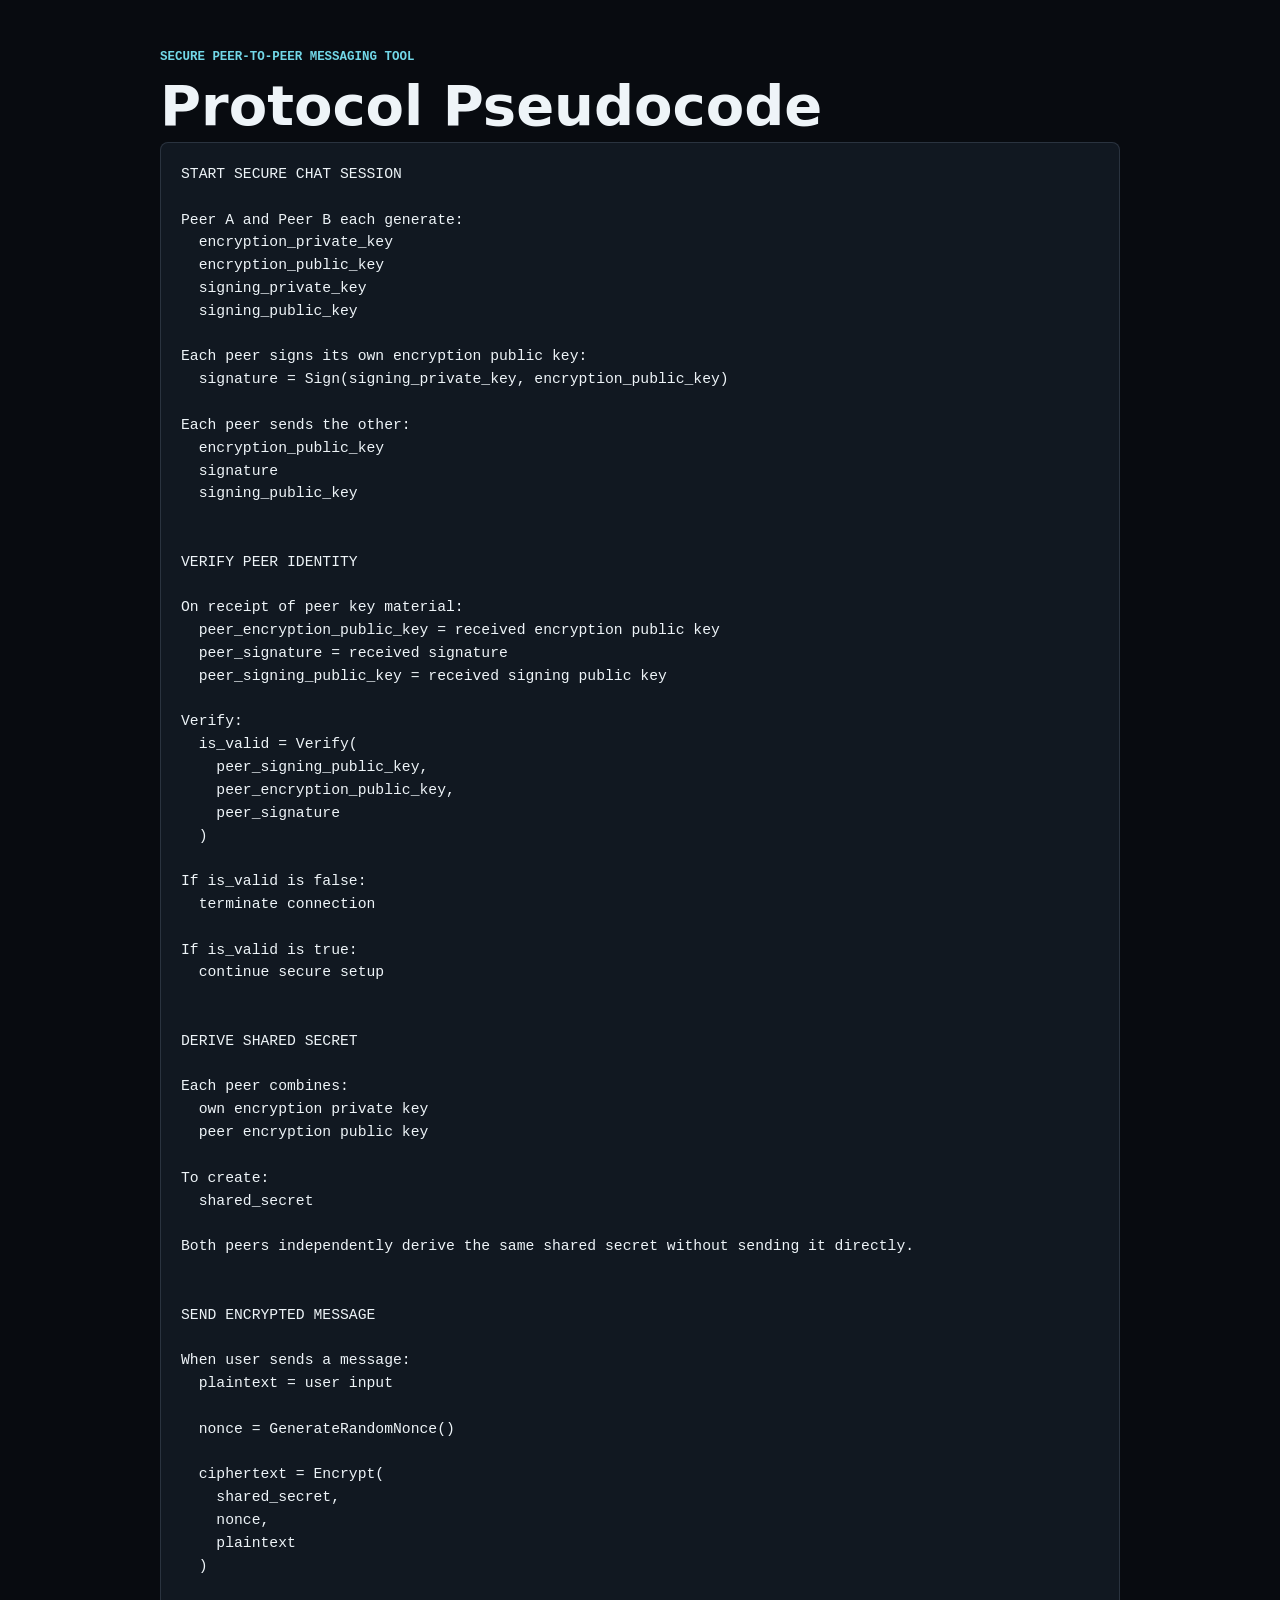
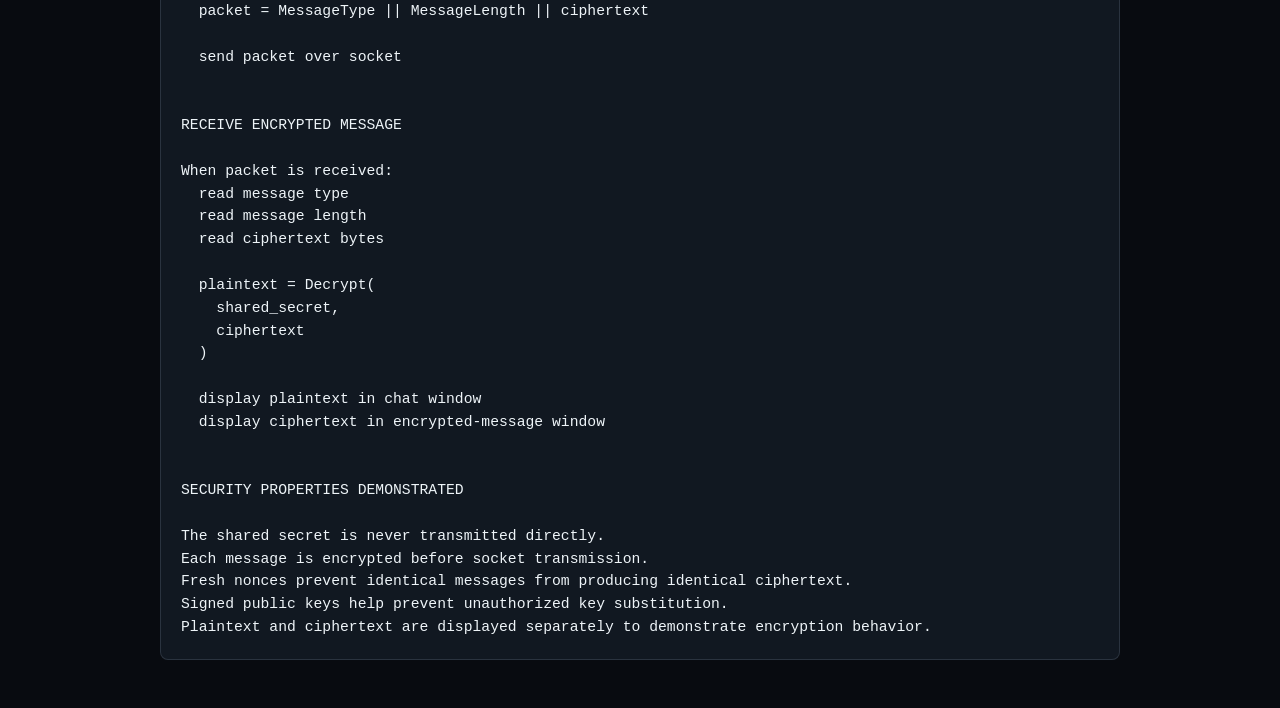
<file: assets/docs/pseudocode.html>
<!DOCTYPE html>
<html lang="en">
<head>
  <meta charset="UTF-8" />
  <meta name="viewport" content="width=device-width, initial-scale=1.0" />
  <meta
    name="description"
    content="Protocol pseudocode for Roman Beames's secure peer-to-peer messaging project."
  />
  <meta name="referrer" content="strict-origin-when-cross-origin" />
  <meta
    http-equiv="Content-Security-Policy"
    content="default-src 'none'; style-src 'unsafe-inline'; base-uri 'none'; form-action 'none'"
  />
  <title>Protocol Pseudocode | Roman Beames</title>
  <style>
    :root {
      color-scheme: dark;
      --bg: #080b10;
      --panel: #111821;
      --text: #eef4f8;
      --muted: #a7b4c2;
      --line: rgba(176, 195, 215, 0.16);
      --accent: #72d8e8;
    }

    * {
      box-sizing: border-box;
    }

    body {
      margin: 0;
      background: var(--bg);
      color: var(--text);
      font-family: system-ui, -apple-system, BlinkMacSystemFont, "Segoe UI", sans-serif;
      line-height: 1.6;
    }

    main {
      width: min(960px, calc(100% - 32px));
      margin: 0 auto;
      padding: 48px 0;
    }

    h1 {
      margin: 0 0 8px;
      font-size: clamp(2rem, 5vw, 3.5rem);
      line-height: 1;
    }

    p {
      max-width: 720px;
      margin: 0 0 24px;
      color: var(--muted);
    }

    pre {
      overflow: auto;
      margin: 0;
      border: 1px solid var(--line);
      border-radius: 8px;
      padding: 20px;
      background: var(--panel);
    }

    code {
      color: var(--text);
      font-family: "SFMono-Regular", Consolas, "Liberation Mono", monospace;
      font-size: 0.92rem;
      line-height: 1.55;
      white-space: pre;
    }

    .kicker {
      margin-bottom: 10px;
      color: var(--accent);
      font-family: "SFMono-Regular", Consolas, "Liberation Mono", monospace;
      font-size: 0.78rem;
      font-weight: 800;
      letter-spacing: 0;
      text-transform: uppercase;
    }
  </style>
</head>
<body>
  <main>
    <p class="kicker">Secure Peer-to-Peer Messaging Tool</p>
    <h1>Protocol Pseudocode</h1>
    
    <pre><code>START SECURE CHAT SESSION

Peer A and Peer B each generate:
  encryption_private_key
  encryption_public_key
  signing_private_key
  signing_public_key

Each peer signs its own encryption public key:
  signature = Sign(signing_private_key, encryption_public_key)

Each peer sends the other:
  encryption_public_key
  signature
  signing_public_key


VERIFY PEER IDENTITY

On receipt of peer key material:
  peer_encryption_public_key = received encryption public key
  peer_signature = received signature
  peer_signing_public_key = received signing public key

Verify:
  is_valid = Verify(
    peer_signing_public_key,
    peer_encryption_public_key,
    peer_signature
  )

If is_valid is false:
  terminate connection

If is_valid is true:
  continue secure setup


DERIVE SHARED SECRET

Each peer combines:
  own encryption private key
  peer encryption public key

To create:
  shared_secret

Both peers independently derive the same shared secret without sending it directly.


SEND ENCRYPTED MESSAGE

When user sends a message:
  plaintext = user input

  nonce = GenerateRandomNonce()

  ciphertext = Encrypt(
    shared_secret,
    nonce,
    plaintext
  )

  packet = MessageType || MessageLength || ciphertext

  send packet over socket


RECEIVE ENCRYPTED MESSAGE

When packet is received:
  read message type
  read message length
  read ciphertext bytes

  plaintext = Decrypt(
    shared_secret,
    ciphertext
  )

  display plaintext in chat window
  display ciphertext in encrypted-message window


SECURITY PROPERTIES DEMONSTRATED

The shared secret is never transmitted directly.
Each message is encrypted before socket transmission.
Fresh nonces prevent identical messages from producing identical ciphertext.
Signed public keys help prevent unauthorized key substitution.
Plaintext and ciphertext are displayed separately to demonstrate encryption behavior.</code></pre>
  </main>
</body>
</html>
</file>
<file: assets/css/style.css>
/* Main stylesheet entry point. Keep imports ordered from global foundations to page-level overrides. */
@import url("./foundations/fonts.css");
@import url("./foundations/tokens.css");
@import url("./foundations/base.css");
@import url("./components/surfaces.css");
@import url("./layout/shell.css");
@import url("./pages/sections.css");
@import url("./layout/responsive.css");
</file>
